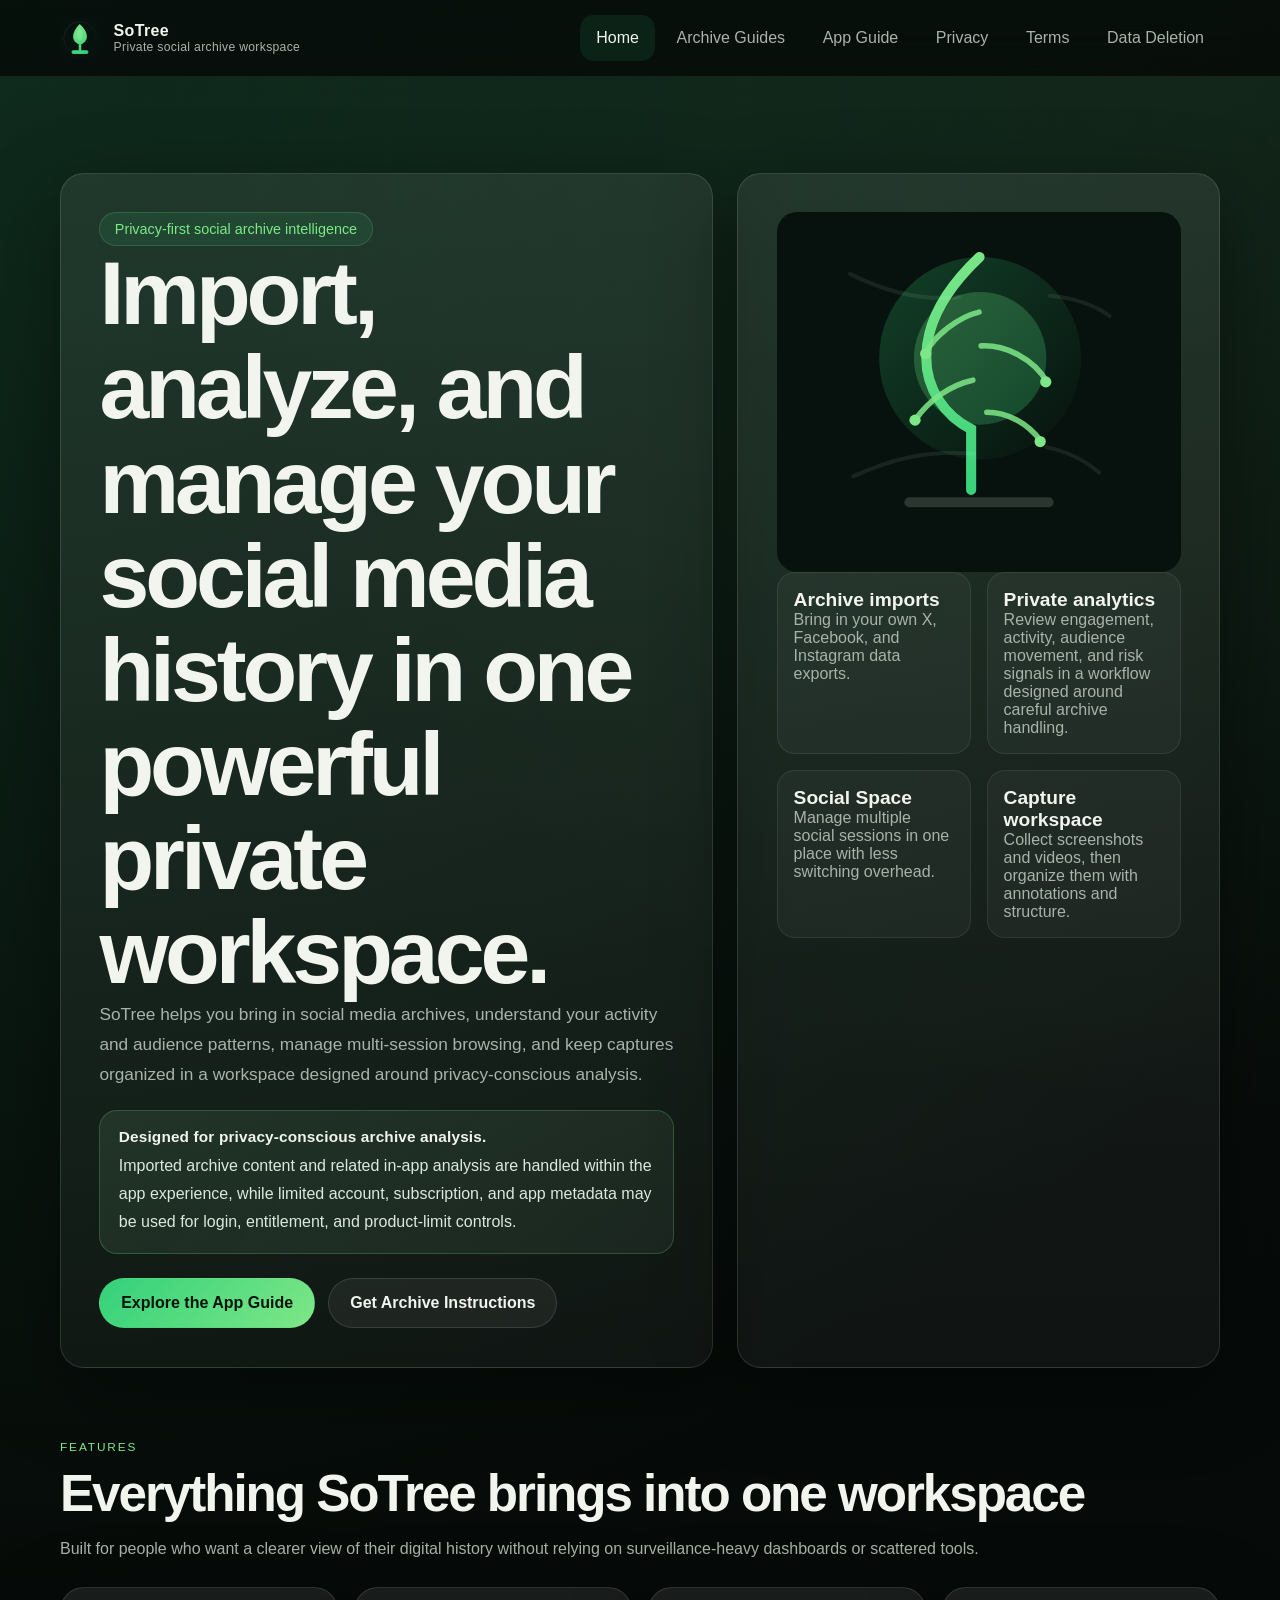
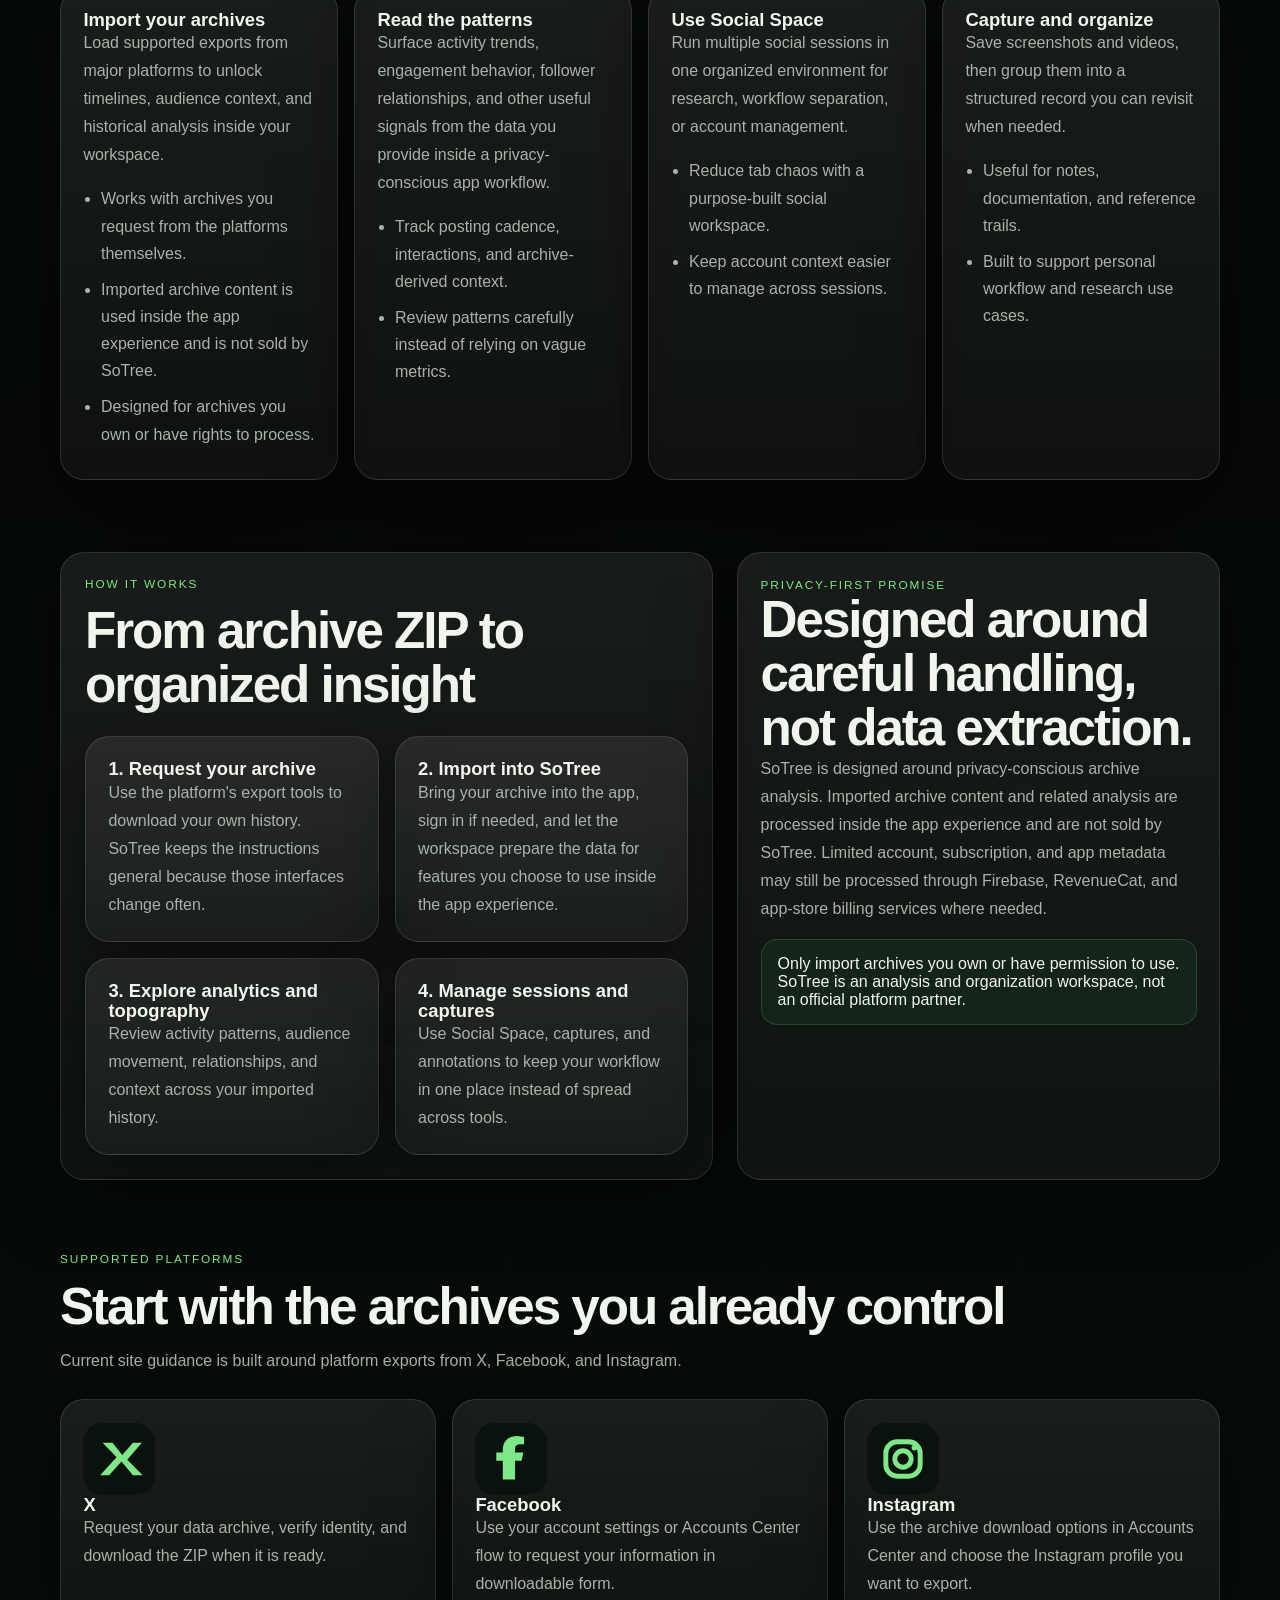
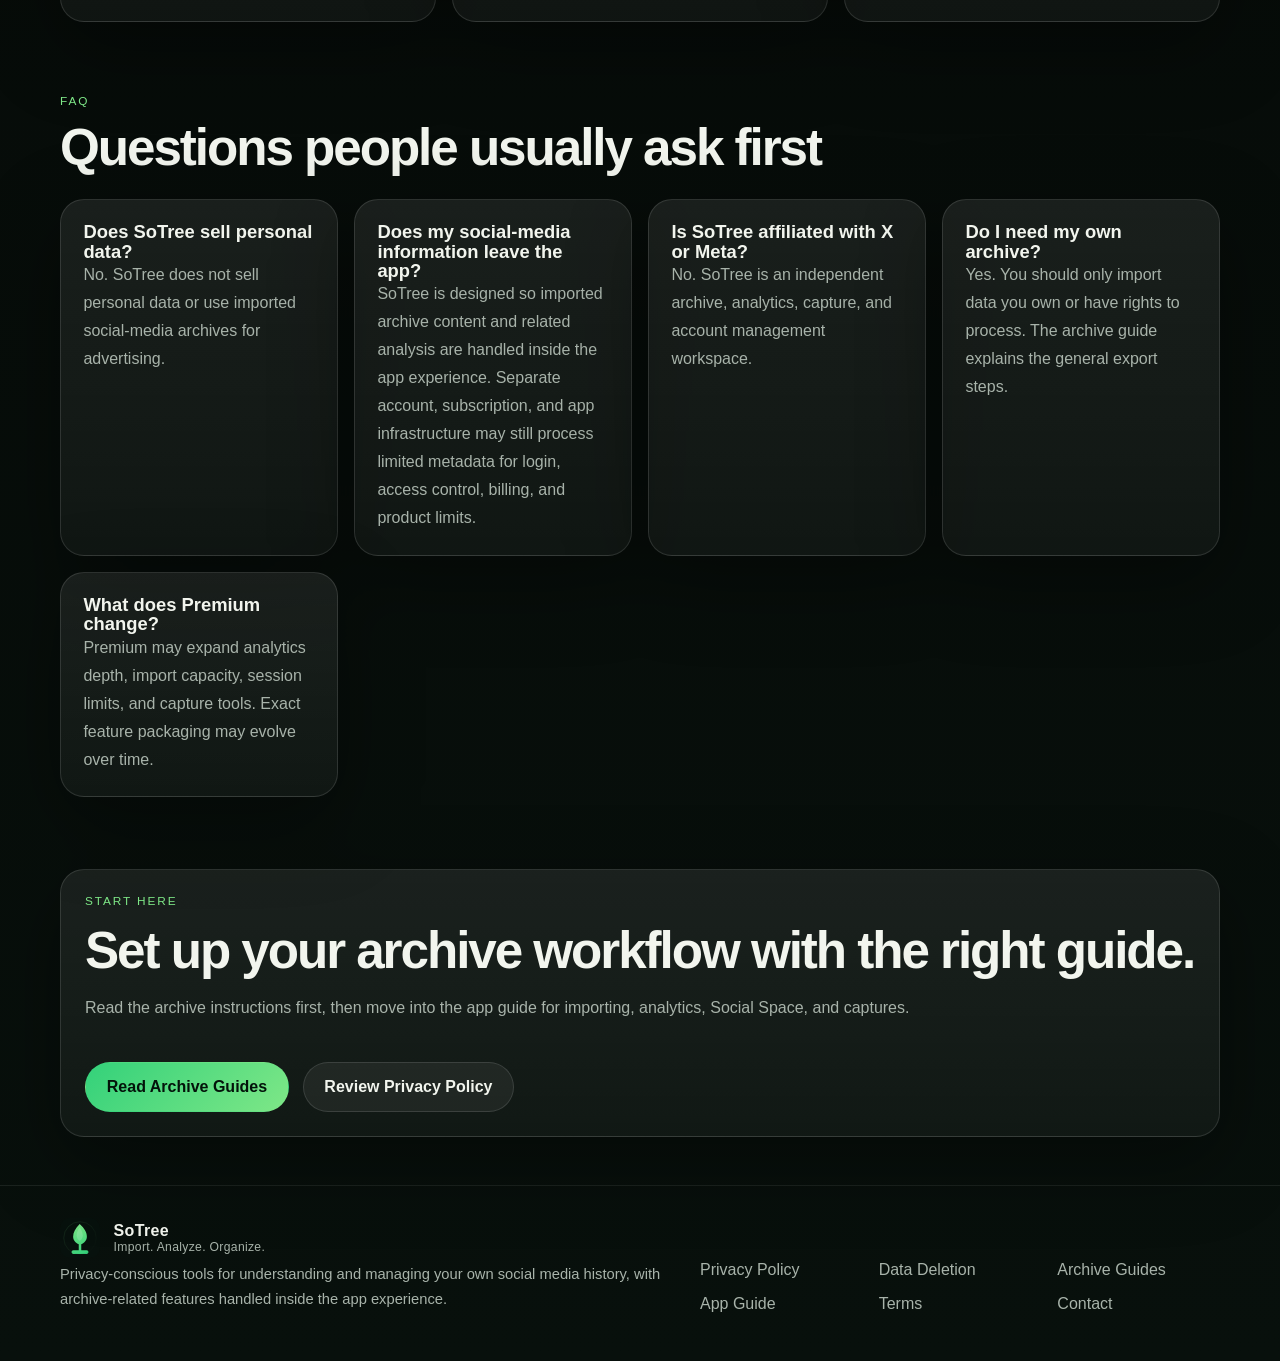
<file: index.html>
<!DOCTYPE html>
<html lang="en">
<head>
  <meta charset="UTF-8">
  <meta name="viewport" content="width=device-width, initial-scale=1.0">
  <title>SoTree | Privacy-Conscious Social Archive Workspace</title>
  <meta name="description" content="Import, analyze, and manage your social media history in a privacy-conscious workspace with SoTree.">
  <meta property="og:title" content="SoTree | Privacy-Conscious Social Archive Workspace">
  <meta property="og:description" content="SoTree is designed for privacy-conscious archive analysis, with archive handling inside the app experience and limited account metadata for access controls.">
  <link rel="icon" type="image/svg+xml" href="assets/img/favicon.svg">
  <link rel="stylesheet" href="assets/css/styles.css">
</head>
<body>
  <header class="site-header">
    <div class="container nav-shell">
      <a class="brand" href="index.html">
        <img src="assets/img/logo.svg" alt="SoTree logo">
        <span class="brand-mark">
          <span>SoTree</span>
          <span class="brand-tag">Private social archive workspace</span>
        </span>
      </a>
      <button class="nav-toggle" type="button" aria-label="Toggle navigation" aria-expanded="false" data-nav-toggle>
        <svg viewBox="0 0 24 24" fill="none" aria-hidden="true"><path d="M4 7h16M4 12h16M4 17h16" stroke="currentColor" stroke-linecap="round" stroke-width="1.8"/></svg>
      </button>
      <nav class="nav-links" aria-label="Primary navigation" data-nav-menu>
        <a href="index.html">Home</a>
        <a href="archive-guides.html">Archive Guides</a>
        <a href="app-guide.html">App Guide</a>
        <a href="privacy.html">Privacy</a>
        <a href="terms.html">Terms</a>
        <a href="data-deletion.html">Data Deletion</a>
      </nav>
    </div>
  </header>

  <main>
    <section class="hero">
      <div class="container hero-grid">
        <div class="hero-copy">
          <span class="eyebrow">Privacy-first social archive intelligence</span>
          <h1>Import, analyze, and manage your social media history in one powerful private workspace.</h1>
          <p class="lead">SoTree helps you bring in social media archives, understand your activity and audience patterns, manage multi-session browsing, and keep captures organized in a workspace designed around privacy-conscious analysis.</p>
          <div class="privacy-emphasis">
            <strong>Designed for privacy-conscious archive analysis.</strong>
            <p>Imported archive content and related in-app analysis are handled within the app experience, while limited account, subscription, and app metadata may be used for login, entitlement, and product-limit controls.</p>
          </div>
          <div class="hero-actions">
            <a class="button button-primary" href="app-guide.html">Explore the App Guide</a>
            <a class="button button-secondary" href="archive-guides.html">Get Archive Instructions</a>
          </div>
        </div>
        <div class="hero-visual panel">
          <img src="assets/img/hero-tree.svg" alt="Abstract digital tree showing branches, nodes, and archive networks">
          <div class="hero-stats">
            <div class="stat-chip">
              <strong>Archive imports</strong>
              <span class="muted">Bring in your own X, Facebook, and Instagram data exports.</span>
            </div>
            <div class="stat-chip">
              <strong>Private analytics</strong>
              <span class="muted">Review engagement, activity, audience movement, and risk signals in a workflow designed around careful archive handling.</span>
            </div>
            <div class="stat-chip">
              <strong>Social Space</strong>
              <span class="muted">Manage multiple social sessions in one place with less switching overhead.</span>
            </div>
            <div class="stat-chip">
              <strong>Capture workspace</strong>
              <span class="muted">Collect screenshots and videos, then organize them with annotations and structure.</span>
            </div>
          </div>
        </div>
      </div>
    </section>

    <section>
      <div class="container">
        <div class="section-head">
          <span class="kicker">Features</span>
          <h2>Everything SoTree brings into one workspace</h2>
          <p>Built for people who want a clearer view of their digital history without relying on surveillance-heavy dashboards or scattered tools.</p>
        </div>
        <div class="card-grid">
          <article class="feature-card">
            <h3>Import your archives</h3>
            <p>Load supported exports from major platforms to unlock timelines, audience context, and historical analysis inside your workspace.</p>
            <ul>
              <li>Works with archives you request from the platforms themselves.</li>
              <li>Imported archive content is used inside the app experience and is not sold by SoTree.</li>
              <li>Designed for archives you own or have rights to process.</li>
            </ul>
          </article>
          <article class="feature-card">
            <h3>Read the patterns</h3>
            <p>Surface activity trends, engagement behavior, follower relationships, and other useful signals from the data you provide inside a privacy-conscious app workflow.</p>
            <ul>
              <li>Track posting cadence, interactions, and archive-derived context.</li>
              <li>Review patterns carefully instead of relying on vague metrics.</li>
            </ul>
          </article>
          <article class="feature-card">
            <h3>Use Social Space</h3>
            <p>Run multiple social sessions in one organized environment for research, workflow separation, or account management.</p>
            <ul>
              <li>Reduce tab chaos with a purpose-built social workspace.</li>
              <li>Keep account context easier to manage across sessions.</li>
            </ul>
          </article>
          <article class="feature-card">
            <h3>Capture and organize</h3>
            <p>Save screenshots and videos, then group them into a structured record you can revisit when needed.</p>
            <ul>
              <li>Useful for notes, documentation, and reference trails.</li>
              <li>Built to support personal workflow and research use cases.</li>
            </ul>
          </article>
        </div>
      </div>
    </section>

    <section>
      <div class="container split-grid">
        <div class="visual-panel panel">
          <div class="section-head">
            <span class="kicker">How It Works</span>
            <h2>From archive ZIP to organized insight</h2>
          </div>
          <div class="card-grid">
            <article class="step-card">
              <h3>1. Request your archive</h3>
              <p>Use the platform's export tools to download your own history. SoTree keeps the instructions general because those interfaces change often.</p>
            </article>
            <article class="step-card">
              <h3>2. Import into SoTree</h3>
              <p>Bring your archive into the app, sign in if needed, and let the workspace prepare the data for features you choose to use inside the app experience.</p>
            </article>
            <article class="step-card">
              <h3>3. Explore analytics and topography</h3>
              <p>Review activity patterns, audience movement, relationships, and context across your imported history.</p>
            </article>
            <article class="step-card">
              <h3>4. Manage sessions and captures</h3>
              <p>Use Social Space, captures, and annotations to keep your workflow in one place instead of spread across tools.</p>
            </article>
          </div>
        </div>
        <div class="policy-card">
          <span class="kicker">Privacy-First Promise</span>
          <h2>Designed around careful handling, not data extraction.</h2>
          <p>SoTree is designed around privacy-conscious archive analysis. Imported archive content and related analysis are processed inside the app experience and are not sold by SoTree. Limited account, subscription, and app metadata may still be processed through Firebase, RevenueCat, and app-store billing services where needed.</p>
          <div class="inline-note">Only import archives you own or have permission to use. SoTree is an analysis and organization workspace, not an official platform partner.</div>
        </div>
      </div>
    </section>

    <section>
      <div class="container">
        <div class="section-head">
          <span class="kicker">Supported Platforms</span>
          <h2>Start with the archives you already control</h2>
          <p>Current site guidance is built around platform exports from X, Facebook, and Instagram.</p>
        </div>
        <div class="platform-grid">
          <article class="platform-card">
            <img src="assets/img/platform-x.svg" alt="X platform icon" width="72" height="72">
            <h3>X</h3>
            <p>Request your data archive, verify identity, and download the ZIP when it is ready.</p>
          </article>
          <article class="platform-card">
            <img src="assets/img/platform-facebook.svg" alt="Facebook platform icon" width="72" height="72">
            <h3>Facebook</h3>
            <p>Use your account settings or Accounts Center flow to request your information in downloadable form.</p>
          </article>
          <article class="platform-card">
            <img src="assets/img/platform-instagram.svg" alt="Instagram platform icon" width="72" height="72">
            <h3>Instagram</h3>
            <p>Use the archive download options in Accounts Center and choose the Instagram profile you want to export.</p>
          </article>
        </div>
      </div>
    </section>

    <section>
      <div class="container">
        <div class="section-head">
          <span class="kicker">FAQ</span>
          <h2>Questions people usually ask first</h2>
        </div>
        <div class="faq-grid">
          <article class="faq-item">
            <h3>Does SoTree sell personal data?</h3>
            <p>No. SoTree does not sell personal data or use imported social-media archives for advertising.</p>
          </article>
          <article class="faq-item">
            <h3>Does my social-media information leave the app?</h3>
            <p>SoTree is designed so imported archive content and related analysis are handled inside the app experience. Separate account, subscription, and app infrastructure may still process limited metadata for login, access control, billing, and product limits.</p>
          </article>
          <article class="faq-item">
            <h3>Is SoTree affiliated with X or Meta?</h3>
            <p>No. SoTree is an independent archive, analytics, capture, and account management workspace.</p>
          </article>
          <article class="faq-item">
            <h3>Do I need my own archive?</h3>
            <p>Yes. You should only import data you own or have rights to process. The archive guide explains the general export steps.</p>
          </article>
          <article class="faq-item">
            <h3>What does Premium change?</h3>
            <p>Premium may expand analytics depth, import capacity, session limits, and capture tools. Exact feature packaging may evolve over time.</p>
          </article>
        </div>
      </div>
    </section>

    <section>
      <div class="container cta-band panel">
        <span class="kicker">Start Here</span>
        <h2>Set up your archive workflow with the right guide.</h2>
        <p>Read the archive instructions first, then move into the app guide for importing, analytics, Social Space, and captures.</p>
        <div class="hero-actions">
          <a class="button button-primary" href="archive-guides.html">Read Archive Guides</a>
          <a class="button button-secondary" href="privacy.html">Review Privacy Policy</a>
        </div>
      </div>
    </section>
  </main>

  <footer class="site-footer">
    <div class="container footer-grid">
      <div>
        <a class="brand" href="index.html">
          <img src="assets/img/logo.svg" alt="SoTree logo">
          <span class="brand-mark">
            <span>SoTree</span>
            <span class="brand-tag">Import. Analyze. Organize.</span>
          </span>
        </a>
        <p class="footer-note">Privacy-conscious tools for understanding and managing your own social media history, with archive-related features handled inside the app experience.</p>
      </div>
      <div class="footer-links">
        <a href="privacy.html">Privacy Policy</a>
        <a href="data-deletion.html">Data Deletion</a>
        <a href="archive-guides.html">Archive Guides</a>
        <a href="app-guide.html">App Guide</a>
        <a href="terms.html">Terms</a>
        <a href="mailto:alaka.softwares@gmail.com">Contact</a>
      </div>
    </div>
  </footer>
  <script src="assets/js/main.js"></script>
</body>
</html>
</file>
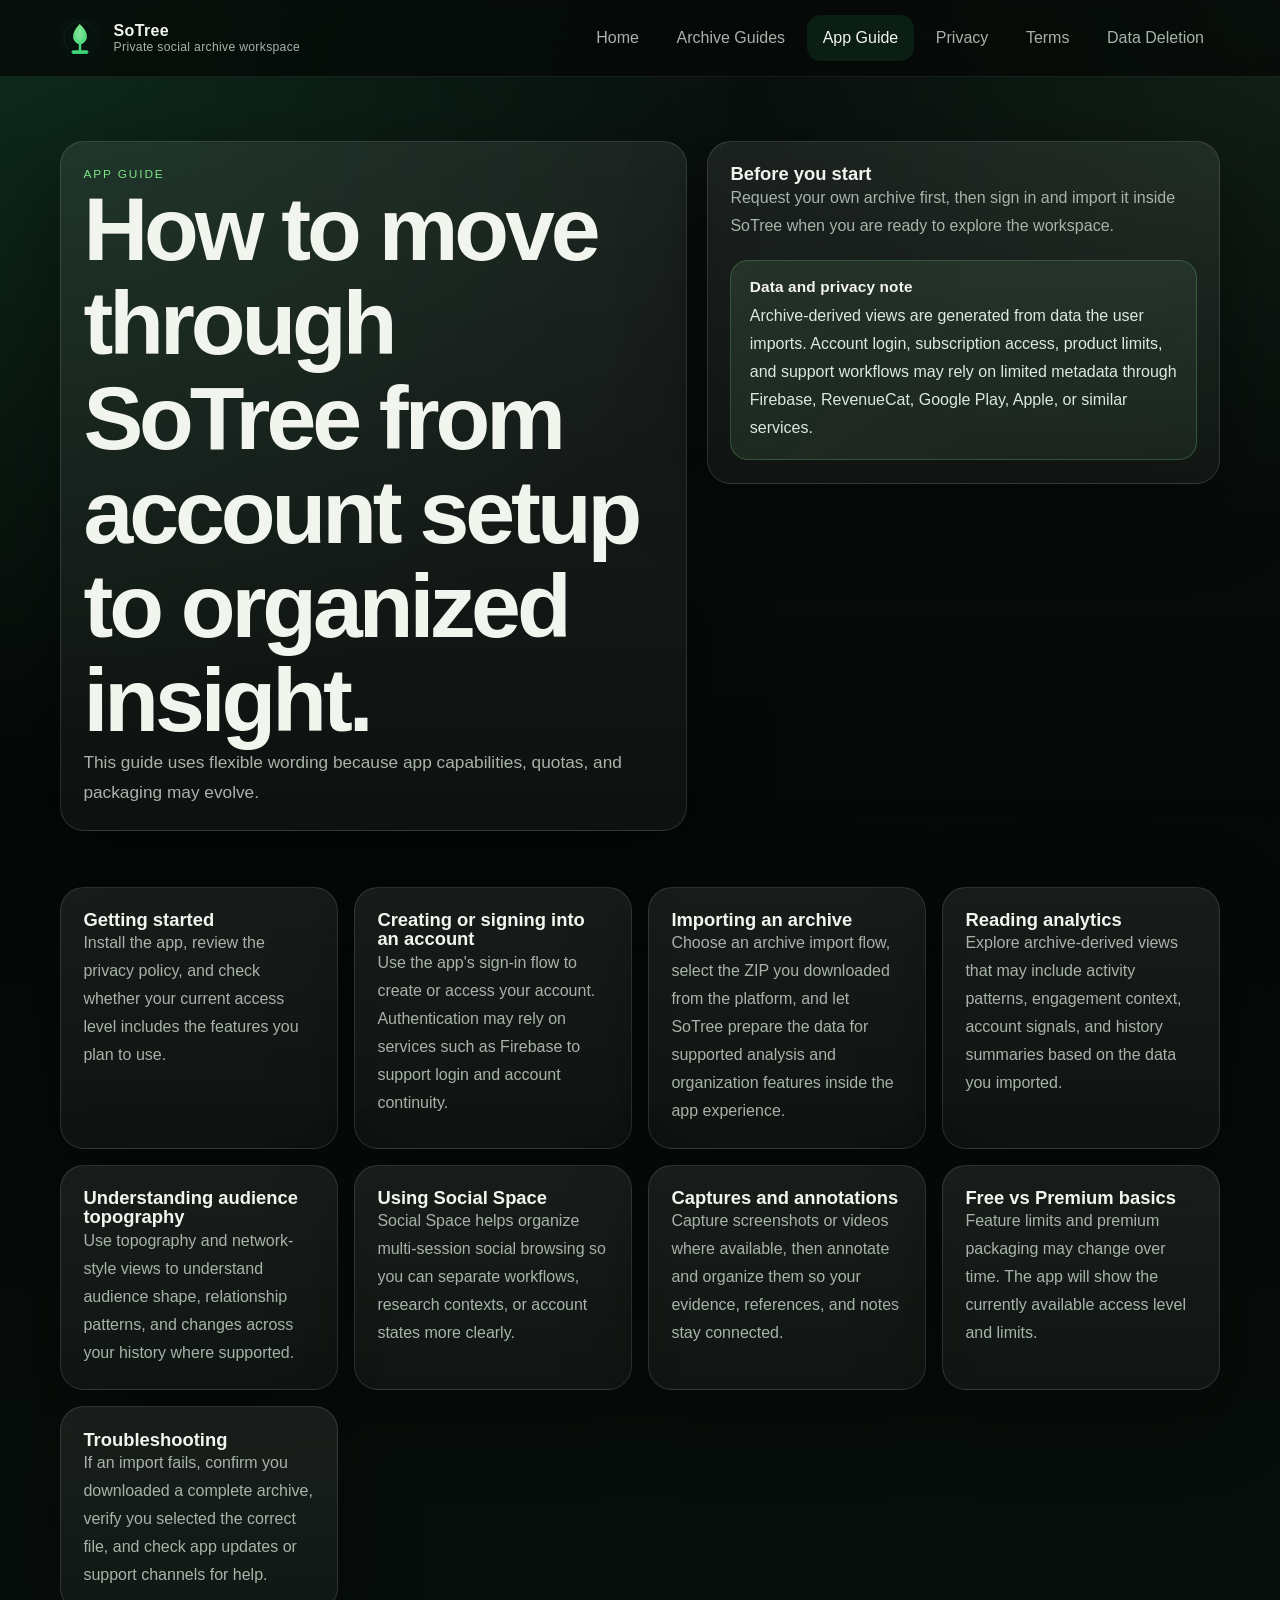
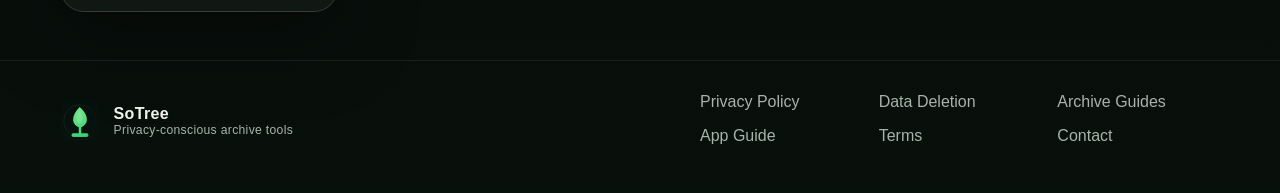
<file: app-guide.html>
<!DOCTYPE html>
<html lang="en">
<head>
  <meta charset="UTF-8">
  <meta name="viewport" content="width=device-width, initial-scale=1.0">
  <title>SoTree App Guide</title>
  <meta name="description" content="Learn how to get started with SoTree, import archives, review analytics, and understand account, subscription, and privacy-related app workflows.">
  <meta property="og:title" content="SoTree App Guide">
  <meta property="og:description" content="A practical guide for importing archives, reviewing analytics, and understanding access, limits, and privacy-related app workflows in SoTree.">
  <link rel="icon" type="image/svg+xml" href="assets/img/favicon.svg">
  <link rel="stylesheet" href="assets/css/styles.css">
</head>
<body>
  <header class="site-header">
    <div class="container nav-shell">
      <a class="brand" href="index.html"><img src="assets/img/logo.svg" alt="SoTree logo"><span class="brand-mark"><span>SoTree</span><span class="brand-tag">Private social archive workspace</span></span></a>
      <button class="nav-toggle" type="button" aria-label="Toggle navigation" aria-expanded="false" data-nav-toggle><svg viewBox="0 0 24 24" fill="none" aria-hidden="true"><path d="M4 7h16M4 12h16M4 17h16" stroke="currentColor" stroke-linecap="round" stroke-width="1.8"/></svg></button>
      <nav class="nav-links" aria-label="Primary navigation" data-nav-menu>
        <a href="index.html">Home</a><a href="archive-guides.html">Archive Guides</a><a href="app-guide.html">App Guide</a><a href="privacy.html">Privacy</a><a href="terms.html">Terms</a><a href="data-deletion.html">Data Deletion</a>
      </nav>
    </div>
  </header>
  <main>
    <section class="page-hero">
      <div class="container policy-layout">
        <div class="policy-card">
          <span class="kicker">App Guide</span>
          <h1>How to move through SoTree from account setup to organized insight.</h1>
          <p class="lead">This guide uses flexible wording because app capabilities, quotas, and packaging may evolve.</p>
        </div>
        <div class="policy-card">
          <h3>Before you start</h3>
          <p>Request your own archive first, then sign in and import it inside SoTree when you are ready to explore the workspace.</p>
          <div class="privacy-emphasis">
            <strong>Data and privacy note</strong>
            <p>Archive-derived views are generated from data the user imports. Account login, subscription access, product limits, and support workflows may rely on limited metadata through Firebase, RevenueCat, Google Play, Apple, or similar services.</p>
          </div>
        </div>
      </div>
    </section>
    <section>
      <div class="container card-grid">
        <article class="policy-card"><h3>Getting started</h3><p>Install the app, review the privacy policy, and check whether your current access level includes the features you plan to use.</p></article>
        <article class="policy-card"><h3>Creating or signing into an account</h3><p>Use the app's sign-in flow to create or access your account. Authentication may rely on services such as Firebase to support login and account continuity.</p></article>
        <article class="policy-card"><h3>Importing an archive</h3><p>Choose an archive import flow, select the ZIP you downloaded from the platform, and let SoTree prepare the data for supported analysis and organization features inside the app experience.</p></article>
        <article class="policy-card"><h3>Reading analytics</h3><p>Explore archive-derived views that may include activity patterns, engagement context, account signals, and history summaries based on the data you imported.</p></article>
        <article class="policy-card"><h3>Understanding audience topography</h3><p>Use topography and network-style views to understand audience shape, relationship patterns, and changes across your history where supported.</p></article>
        <article class="policy-card"><h3>Using Social Space</h3><p>Social Space helps organize multi-session social browsing so you can separate workflows, research contexts, or account states more clearly.</p></article>
        <article class="policy-card"><h3>Captures and annotations</h3><p>Capture screenshots or videos where available, then annotate and organize them so your evidence, references, and notes stay connected.</p></article>
        <article class="policy-card"><h3>Free vs Premium basics</h3><p>Feature limits and premium packaging may change over time. The app will show the currently available access level and limits.</p></article>
        <article class="policy-card"><h3>Troubleshooting</h3><p>If an import fails, confirm you downloaded a complete archive, verify you selected the correct file, and check app updates or support channels for help.</p></article>
      </div>
    </section>
  </main>
  <footer class="site-footer">
    <div class="container footer-grid">
      <div><a class="brand" href="index.html"><img src="assets/img/logo.svg" alt="SoTree logo"><span class="brand-mark"><span>SoTree</span><span class="brand-tag">Privacy-conscious archive tools</span></span></a></div>
      <div class="footer-links"><a href="privacy.html">Privacy Policy</a><a href="data-deletion.html">Data Deletion</a><a href="archive-guides.html">Archive Guides</a><a href="app-guide.html">App Guide</a><a href="terms.html">Terms</a><a href="mailto:alaka.softwares@gmail.com">Contact</a></div>
    </div>
  </footer>
  <script src="assets/js/main.js"></script>
</body>
</html>
</file>
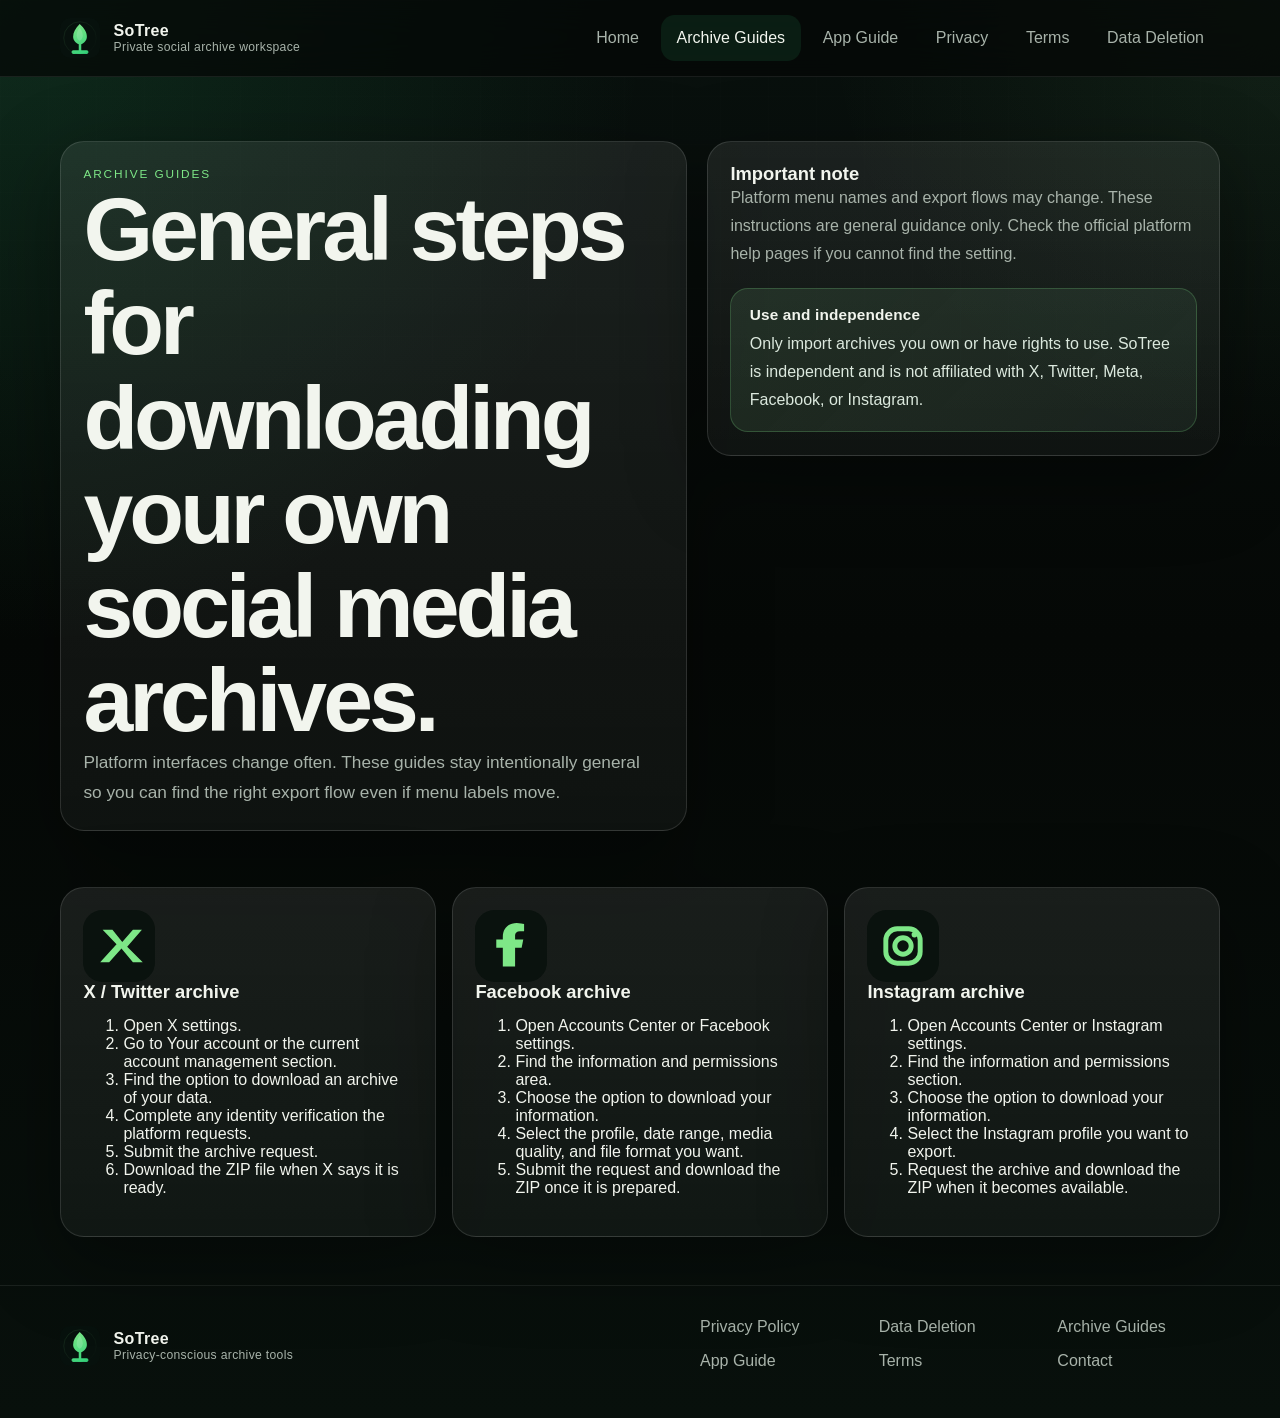
<file: archive-guides.html>
<!DOCTYPE html>
<html lang="en">
<head>
  <meta charset="UTF-8">
  <meta name="viewport" content="width=device-width, initial-scale=1.0">
  <title>SoTree Archive Guides</title>
  <meta name="description" content="General archive download steps for X, Facebook, and Instagram before importing into SoTree, with independence and usage disclaimers.">
  <meta property="og:title" content="SoTree Archive Guides">
  <meta property="og:description" content="General guidance for requesting supported platform archives before importing them into SoTree.">
  <link rel="icon" type="image/svg+xml" href="assets/img/favicon.svg">
  <link rel="stylesheet" href="assets/css/styles.css">
</head>
<body>
  <header class="site-header">
    <div class="container nav-shell">
      <a class="brand" href="index.html"><img src="assets/img/logo.svg" alt="SoTree logo"><span class="brand-mark"><span>SoTree</span><span class="brand-tag">Private social archive workspace</span></span></a>
      <button class="nav-toggle" type="button" aria-label="Toggle navigation" aria-expanded="false" data-nav-toggle><svg viewBox="0 0 24 24" fill="none" aria-hidden="true"><path d="M4 7h16M4 12h16M4 17h16" stroke="currentColor" stroke-linecap="round" stroke-width="1.8"/></svg></button>
      <nav class="nav-links" aria-label="Primary navigation" data-nav-menu>
        <a href="index.html">Home</a><a href="archive-guides.html">Archive Guides</a><a href="app-guide.html">App Guide</a><a href="privacy.html">Privacy</a><a href="terms.html">Terms</a><a href="data-deletion.html">Data Deletion</a>
      </nav>
    </div>
  </header>
  <main>
    <section class="page-hero">
      <div class="container policy-layout">
        <div class="policy-card">
          <span class="kicker">Archive Guides</span>
          <h1>General steps for downloading your own social media archives.</h1>
          <p class="lead">Platform interfaces change often. These guides stay intentionally general so you can find the right export flow even if menu labels move.</p>
        </div>
        <div class="policy-card">
          <h3>Important note</h3>
          <p>Platform menu names and export flows may change. These instructions are general guidance only. Check the official platform help pages if you cannot find the setting.</p>
          <div class="privacy-emphasis">
            <strong>Use and independence</strong>
            <p>Only import archives you own or have rights to use. SoTree is independent and is not affiliated with X, Twitter, Meta, Facebook, or Instagram.</p>
          </div>
        </div>
      </div>
    </section>
    <section>
      <div class="container card-grid">
        <article class="platform-card">
          <img src="assets/img/platform-x.svg" alt="X platform icon" width="72" height="72">
          <h3>X / Twitter archive</h3>
          <ol>
            <li>Open X settings.</li>
            <li>Go to Your account or the current account management section.</li>
            <li>Find the option to download an archive of your data.</li>
            <li>Complete any identity verification the platform requests.</li>
            <li>Submit the archive request.</li>
            <li>Download the ZIP file when X says it is ready.</li>
          </ol>
        </article>
        <article class="platform-card">
          <img src="assets/img/platform-facebook.svg" alt="Facebook platform icon" width="72" height="72">
          <h3>Facebook archive</h3>
          <ol>
            <li>Open Accounts Center or Facebook settings.</li>
            <li>Find the information and permissions area.</li>
            <li>Choose the option to download your information.</li>
            <li>Select the profile, date range, media quality, and file format you want.</li>
            <li>Submit the request and download the ZIP once it is prepared.</li>
          </ol>
        </article>
        <article class="platform-card">
          <img src="assets/img/platform-instagram.svg" alt="Instagram platform icon" width="72" height="72">
          <h3>Instagram archive</h3>
          <ol>
            <li>Open Accounts Center or Instagram settings.</li>
            <li>Find the information and permissions section.</li>
            <li>Choose the option to download your information.</li>
            <li>Select the Instagram profile you want to export.</li>
            <li>Request the archive and download the ZIP when it becomes available.</li>
          </ol>
        </article>
      </div>
    </section>
  </main>
  <footer class="site-footer">
    <div class="container footer-grid">
      <div><a class="brand" href="index.html"><img src="assets/img/logo.svg" alt="SoTree logo"><span class="brand-mark"><span>SoTree</span><span class="brand-tag">Privacy-conscious archive tools</span></span></a></div>
      <div class="footer-links"><a href="privacy.html">Privacy Policy</a><a href="data-deletion.html">Data Deletion</a><a href="archive-guides.html">Archive Guides</a><a href="app-guide.html">App Guide</a><a href="terms.html">Terms</a><a href="mailto:alaka.softwares@gmail.com">Contact</a></div>
    </div>
  </footer>
  <script src="assets/js/main.js"></script>
</body>
</html>
</file>
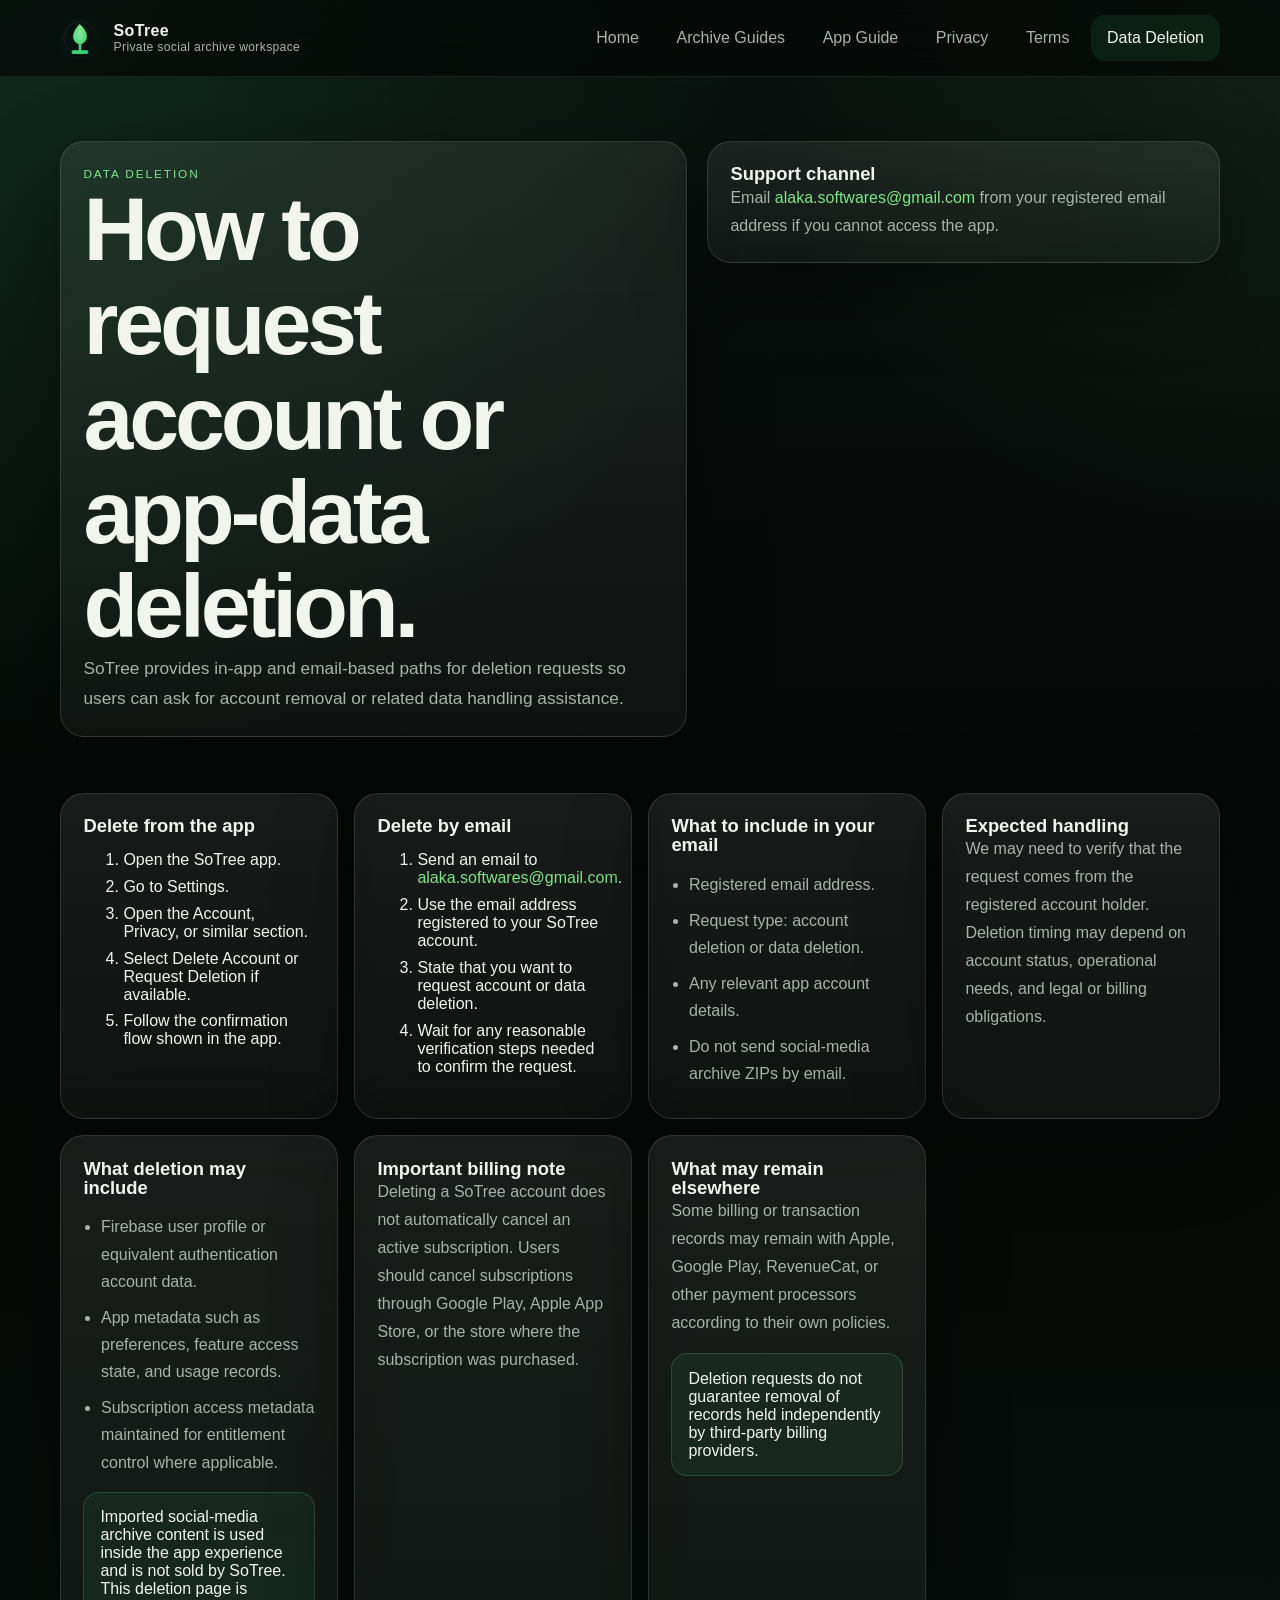
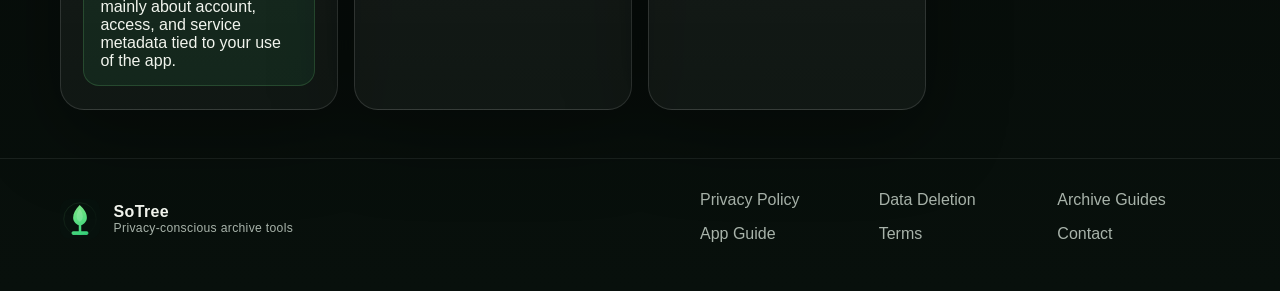
<file: data-deletion.html>
<!DOCTYPE html>
<html lang="en">
<head>
  <meta charset="UTF-8">
  <meta name="viewport" content="width=device-width, initial-scale=1.0">
  <title>SoTree Data Deletion</title>
  <meta name="description" content="Learn how to request SoTree account or data deletion, what to include, expected handling, and subscription-related billing notes.">
  <meta property="og:title" content="SoTree Data Deletion">
  <meta property="og:description" content="Clear deletion instructions for SoTree accounts and service metadata, including billing and verification notes.">
  <link rel="icon" type="image/svg+xml" href="assets/img/favicon.svg">
  <link rel="stylesheet" href="assets/css/styles.css">
</head>
<body>
  <header class="site-header">
    <div class="container nav-shell">
      <a class="brand" href="index.html"><img src="assets/img/logo.svg" alt="SoTree logo"><span class="brand-mark"><span>SoTree</span><span class="brand-tag">Private social archive workspace</span></span></a>
      <button class="nav-toggle" type="button" aria-label="Toggle navigation" aria-expanded="false" data-nav-toggle><svg viewBox="0 0 24 24" fill="none" aria-hidden="true"><path d="M4 7h16M4 12h16M4 17h16" stroke="currentColor" stroke-linecap="round" stroke-width="1.8"/></svg></button>
      <nav class="nav-links" aria-label="Primary navigation" data-nav-menu>
        <a href="index.html">Home</a><a href="archive-guides.html">Archive Guides</a><a href="app-guide.html">App Guide</a><a href="privacy.html">Privacy</a><a href="terms.html">Terms</a><a href="data-deletion.html">Data Deletion</a>
      </nav>
    </div>
  </header>
  <main>
    <section class="page-hero">
      <div class="container policy-layout">
        <div class="policy-card">
          <span class="kicker">Data Deletion</span>
          <h1>How to request account or app-data deletion.</h1>
          <p class="lead">SoTree provides in-app and email-based paths for deletion requests so users can ask for account removal or related data handling assistance.</p>
        </div>
        <div class="policy-card">
          <h3>Support channel</h3>
          <p>Email <a href="mailto:alaka.softwares@gmail.com">alaka.softwares@gmail.com</a> from your registered email address if you cannot access the app.</p>
        </div>
      </div>
    </section>
    <section>
      <div class="container card-grid">
        <article class="policy-card">
          <h3>Delete from the app</h3>
          <ol>
            <li>Open the SoTree app.</li>
            <li>Go to Settings.</li>
            <li>Open the Account, Privacy, or similar section.</li>
            <li>Select Delete Account or Request Deletion if available.</li>
            <li>Follow the confirmation flow shown in the app.</li>
          </ol>
        </article>
        <article class="policy-card">
          <h3>Delete by email</h3>
          <ol>
            <li>Send an email to <a href="mailto:alaka.softwares@gmail.com">alaka.softwares@gmail.com</a>.</li>
            <li>Use the email address registered to your SoTree account.</li>
            <li>State that you want to request account or data deletion.</li>
            <li>Wait for any reasonable verification steps needed to confirm the request.</li>
          </ol>
        </article>
        <article class="policy-card">
          <h3>What to include in your email</h3>
          <ul>
            <li>Registered email address.</li>
            <li>Request type: account deletion or data deletion.</li>
            <li>Any relevant app account details.</li>
            <li>Do not send social-media archive ZIPs by email.</li>
          </ul>
        </article>
        <article class="policy-card">
          <h3>Expected handling</h3>
          <p>We may need to verify that the request comes from the registered account holder. Deletion timing may depend on account status, operational needs, and legal or billing obligations.</p>
        </article>
        <article class="policy-card">
          <h3>What deletion may include</h3>
          <ul>
            <li>Firebase user profile or equivalent authentication account data.</li>
            <li>App metadata such as preferences, feature access state, and usage records.</li>
            <li>Subscription access metadata maintained for entitlement control where applicable.</li>
          </ul>
          <div class="inline-note">Imported social-media archive content is used inside the app experience and is not sold by SoTree. This deletion page is mainly about account, access, and service metadata tied to your use of the app.</div>
        </article>
        <article class="policy-card">
          <h3>Important billing note</h3>
          <p>Deleting a SoTree account does not automatically cancel an active subscription. Users should cancel subscriptions through Google Play, Apple App Store, or the store where the subscription was purchased.</p>
        </article>
        <article class="policy-card">
          <h3>What may remain elsewhere</h3>
          <p>Some billing or transaction records may remain with Apple, Google Play, RevenueCat, or other payment processors according to their own policies.</p>
          <div class="inline-note">Deletion requests do not guarantee removal of records held independently by third-party billing providers.</div>
        </article>
      </div>
    </section>
  </main>
  <footer class="site-footer">
    <div class="container footer-grid">
      <div><a class="brand" href="index.html"><img src="assets/img/logo.svg" alt="SoTree logo"><span class="brand-mark"><span>SoTree</span><span class="brand-tag">Privacy-conscious archive tools</span></span></a></div>
      <div class="footer-links"><a href="privacy.html">Privacy Policy</a><a href="data-deletion.html">Data Deletion</a><a href="archive-guides.html">Archive Guides</a><a href="app-guide.html">App Guide</a><a href="terms.html">Terms</a><a href="mailto:alaka.softwares@gmail.com">Contact</a></div>
    </div>
  </footer>
  <script src="assets/js/main.js"></script>
</body>
</html>
</file>
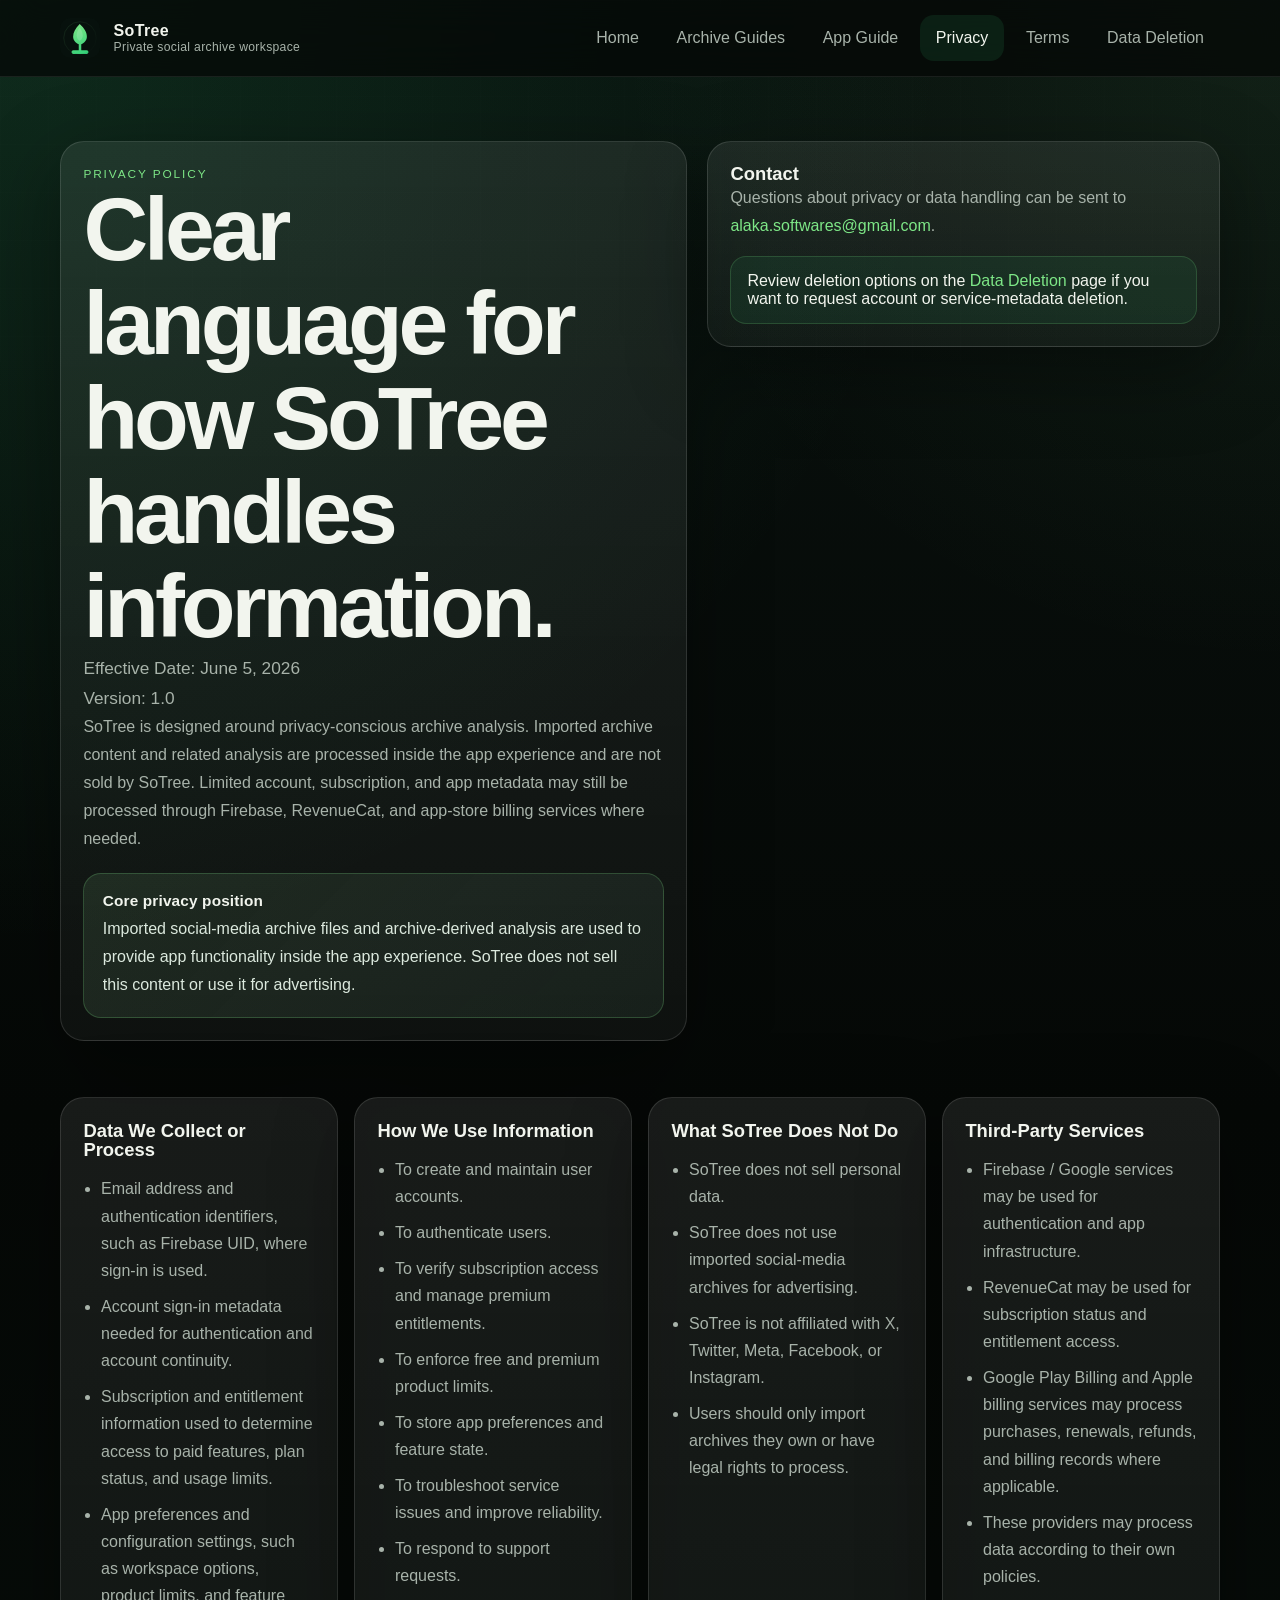
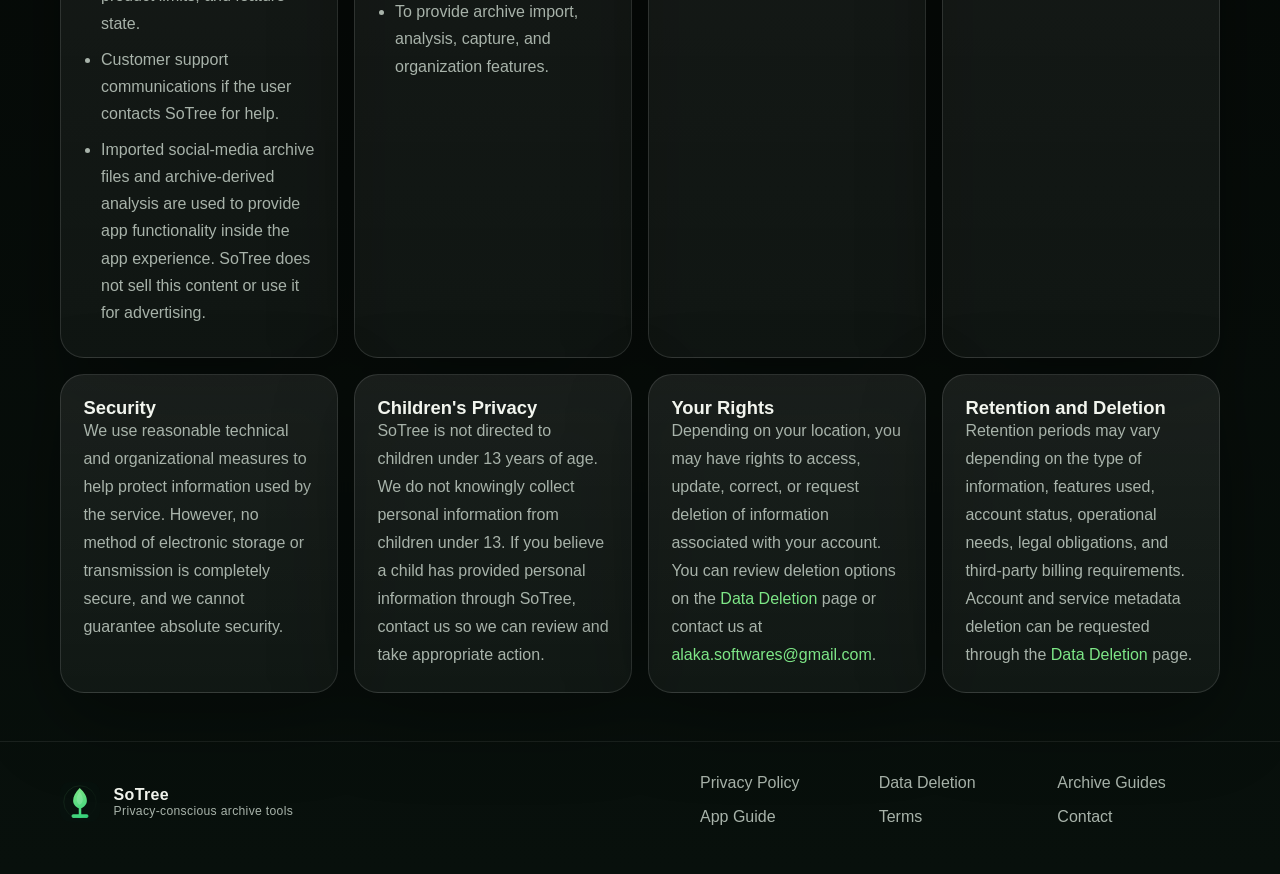
<file: privacy.html>
<!DOCTYPE html>
<html lang="en">
<head>
  <meta charset="UTF-8">
  <meta name="viewport" content="width=device-width, initial-scale=1.0">
  <title>SoTree Privacy Policy</title>
  <meta name="description" content="Read the SoTree Privacy Policy, including data categories, third-party services, deletion options, and privacy-conscious archive handling.">
  <meta property="og:title" content="SoTree Privacy Policy">
  <meta property="og:description" content="Learn what SoTree collects or processes, what it does not do, and how account, billing, and archive-related data are handled.">
  <link rel="icon" type="image/svg+xml" href="assets/img/favicon.svg">
  <link rel="stylesheet" href="assets/css/styles.css">
</head>
<body>
  <header class="site-header">
    <div class="container nav-shell">
      <a class="brand" href="index.html"><img src="assets/img/logo.svg" alt="SoTree logo"><span class="brand-mark"><span>SoTree</span><span class="brand-tag">Private social archive workspace</span></span></a>
      <button class="nav-toggle" type="button" aria-label="Toggle navigation" aria-expanded="false" data-nav-toggle><svg viewBox="0 0 24 24" fill="none" aria-hidden="true"><path d="M4 7h16M4 12h16M4 17h16" stroke="currentColor" stroke-linecap="round" stroke-width="1.8"/></svg></button>
      <nav class="nav-links" aria-label="Primary navigation" data-nav-menu>
        <a href="index.html">Home</a><a href="archive-guides.html">Archive Guides</a><a href="app-guide.html">App Guide</a><a href="privacy.html">Privacy</a><a href="terms.html">Terms</a><a href="data-deletion.html">Data Deletion</a>
      </nav>
    </div>
  </header>
  <main>
    <section class="page-hero">
      <div class="container policy-layout">
        <div class="policy-card">
          <span class="kicker">Privacy Policy</span>
          <h1>Clear language for how SoTree handles information.</h1>
          <p class="lead">Effective Date: June 5, 2026<br>Version: 1.0</p>
          <p>SoTree is designed around privacy-conscious archive analysis. Imported archive content and related analysis are processed inside the app experience and are not sold by SoTree. Limited account, subscription, and app metadata may still be processed through Firebase, RevenueCat, and app-store billing services where needed.</p>
          <div class="privacy-emphasis">
            <strong>Core privacy position</strong>
            <p>Imported social-media archive files and archive-derived analysis are used to provide app functionality inside the app experience. SoTree does not sell this content or use it for advertising.</p>
          </div>
        </div>
        <div class="policy-card">
          <h3>Contact</h3>
          <p>Questions about privacy or data handling can be sent to <a href="mailto:alaka.softwares@gmail.com">alaka.softwares@gmail.com</a>.</p>
          <div class="inline-note">Review deletion options on the <a href="data-deletion.html">Data Deletion</a> page if you want to request account or service-metadata deletion.</div>
        </div>
      </div>
    </section>

    <section>
      <div class="container card-grid">
        <article class="policy-card">
          <h3>Data We Collect or Process</h3>
          <ul>
            <li>Email address and authentication identifiers, such as Firebase UID, where sign-in is used.</li>
            <li>Account sign-in metadata needed for authentication and account continuity.</li>
            <li>Subscription and entitlement information used to determine access to paid features, plan status, and usage limits.</li>
            <li>App preferences and configuration settings, such as workspace options, product limits, and feature state.</li>
            <li>Customer support communications if the user contacts SoTree for help.</li>
            <li>Imported social-media archive files and archive-derived analysis are used to provide app functionality inside the app experience. SoTree does not sell this content or use it for advertising.</li>
          </ul>
        </article>
        <article class="policy-card">
          <h3>How We Use Information</h3>
          <ul>
            <li>To create and maintain user accounts.</li>
            <li>To authenticate users.</li>
            <li>To verify subscription access and manage premium entitlements.</li>
            <li>To enforce free and premium product limits.</li>
            <li>To store app preferences and feature state.</li>
            <li>To troubleshoot service issues and improve reliability.</li>
            <li>To respond to support requests.</li>
            <li>To provide archive import, analysis, capture, and organization features.</li>
          </ul>
        </article>
        <article class="policy-card">
          <h3>What SoTree Does Not Do</h3>
          <ul>
            <li>SoTree does not sell personal data.</li>
            <li>SoTree does not use imported social-media archives for advertising.</li>
            <li>SoTree is not affiliated with X, Twitter, Meta, Facebook, or Instagram.</li>
            <li>Users should only import archives they own or have legal rights to process.</li>
          </ul>
        </article>
        <article class="policy-card">
          <h3>Third-Party Services</h3>
          <ul>
            <li>Firebase / Google services may be used for authentication and app infrastructure.</li>
            <li>RevenueCat may be used for subscription status and entitlement access.</li>
            <li>Google Play Billing and Apple billing services may process purchases, renewals, refunds, and billing records where applicable.</li>
            <li>These providers may process data according to their own policies.</li>
          </ul>
        </article>
        <article class="policy-card">
          <h3>Security</h3>
          <p>We use reasonable technical and organizational measures to help protect information used by the service. However, no method of electronic storage or transmission is completely secure, and we cannot guarantee absolute security.</p>
        </article>
        <article class="policy-card">
          <h3>Children's Privacy</h3>
          <p>SoTree is not directed to children under 13 years of age. We do not knowingly collect personal information from children under 13. If you believe a child has provided personal information through SoTree, contact us so we can review and take appropriate action.</p>
        </article>
        <article class="policy-card">
          <h3>Your Rights</h3>
          <p>Depending on your location, you may have rights to access, update, correct, or request deletion of information associated with your account. You can review deletion options on the <a href="data-deletion.html">Data Deletion</a> page or contact us at <a href="mailto:alaka.softwares@gmail.com">alaka.softwares@gmail.com</a>.</p>
        </article>
        <article class="policy-card">
          <h3>Retention and Deletion</h3>
          <p>Retention periods may vary depending on the type of information, features used, account status, operational needs, legal obligations, and third-party billing requirements. Account and service metadata deletion can be requested through the <a href="data-deletion.html">Data Deletion</a> page.</p>
        </article>
      </div>
    </section>
  </main>
  <footer class="site-footer">
    <div class="container footer-grid">
      <div><a class="brand" href="index.html"><img src="assets/img/logo.svg" alt="SoTree logo"><span class="brand-mark"><span>SoTree</span><span class="brand-tag">Privacy-conscious archive tools</span></span></a></div>
      <div class="footer-links"><a href="privacy.html">Privacy Policy</a><a href="data-deletion.html">Data Deletion</a><a href="archive-guides.html">Archive Guides</a><a href="app-guide.html">App Guide</a><a href="terms.html">Terms</a><a href="mailto:alaka.softwares@gmail.com">Contact</a></div>
    </div>
  </footer>
  <script src="assets/js/main.js"></script>
</body>
</html>
</file>
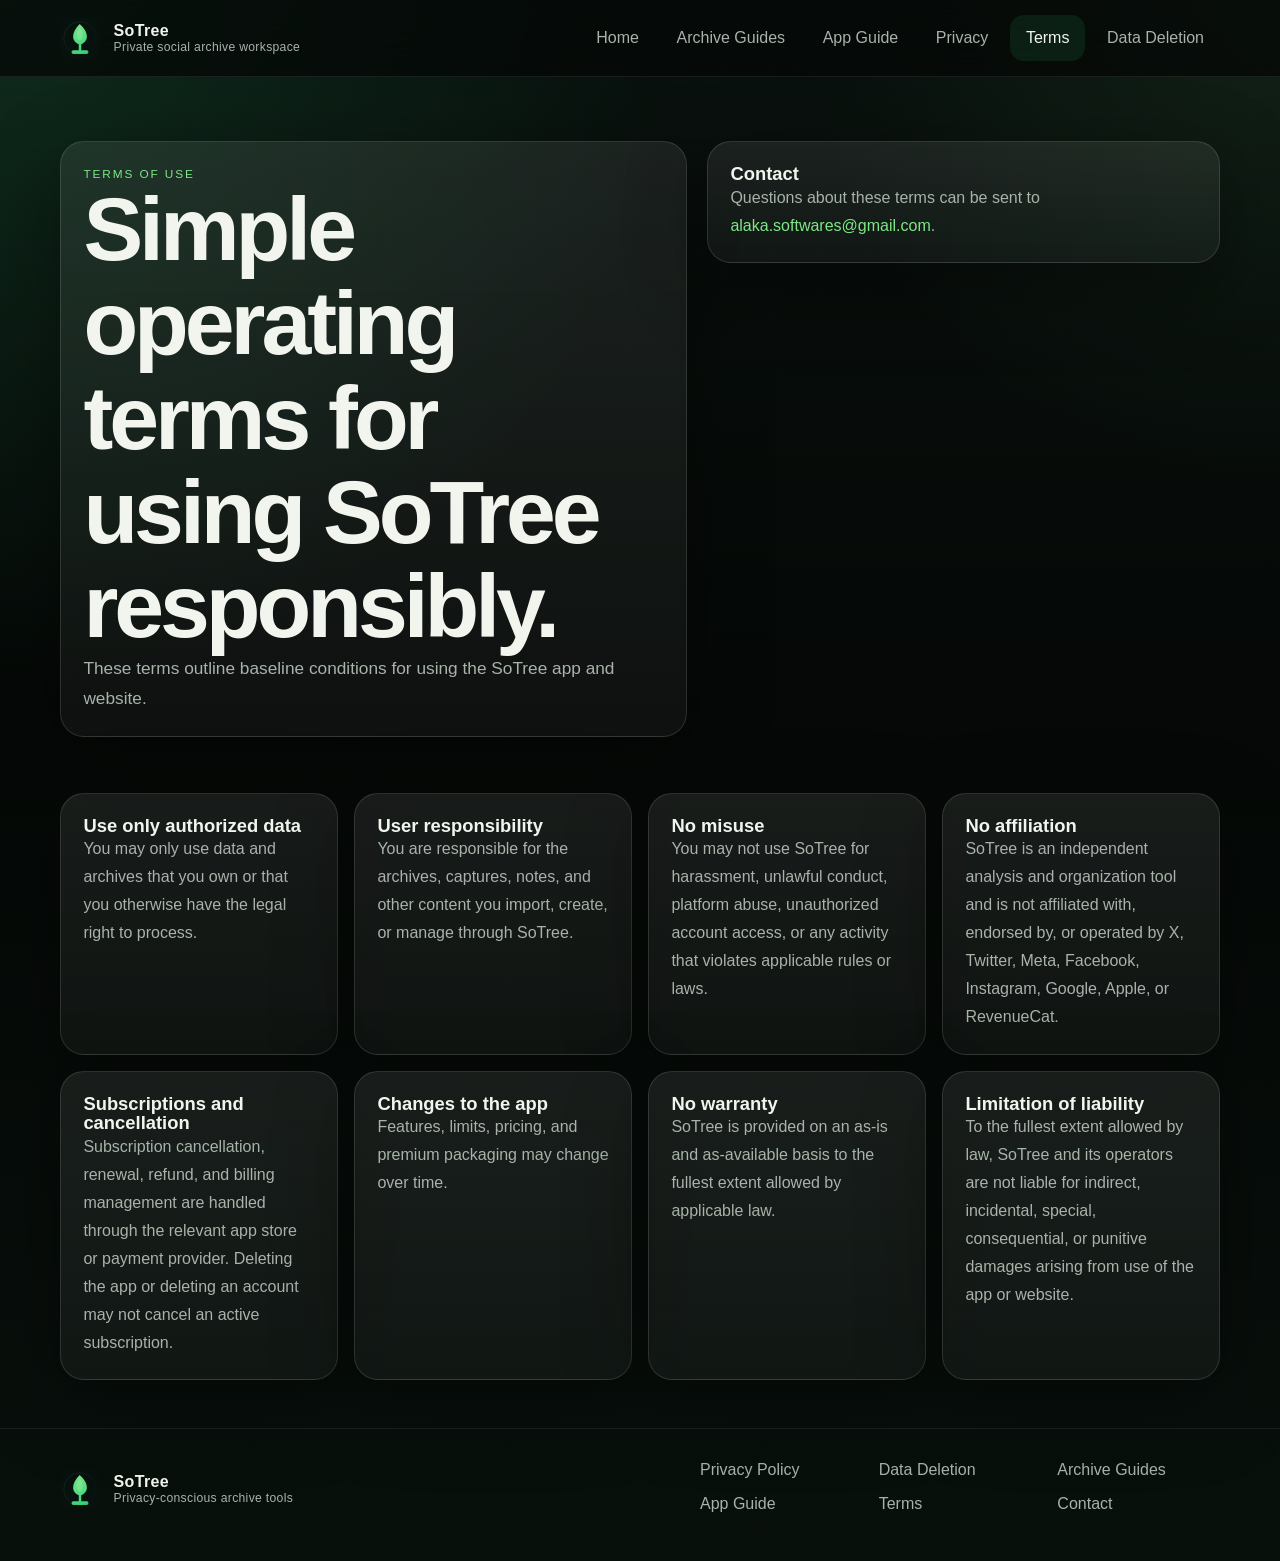
<file: terms.html>
<!DOCTYPE html>
<html lang="en">
<head>
  <meta charset="UTF-8">
  <meta name="viewport" content="width=device-width, initial-scale=1.0">
  <title>SoTree Terms of Use</title>
  <meta name="description" content="Terms of Use for SoTree, including user responsibility, platform independence, subscriptions, app changes, and liability limits.">
  <meta property="og:title" content="SoTree Terms of Use">
  <meta property="og:description" content="Review the operating terms for SoTree, including subscription handling, independence statements, and user responsibilities.">
  <link rel="icon" type="image/svg+xml" href="assets/img/favicon.svg">
  <link rel="stylesheet" href="assets/css/styles.css">
</head>
<body>
  <header class="site-header">
    <div class="container nav-shell">
      <a class="brand" href="index.html"><img src="assets/img/logo.svg" alt="SoTree logo"><span class="brand-mark"><span>SoTree</span><span class="brand-tag">Private social archive workspace</span></span></a>
      <button class="nav-toggle" type="button" aria-label="Toggle navigation" aria-expanded="false" data-nav-toggle><svg viewBox="0 0 24 24" fill="none" aria-hidden="true"><path d="M4 7h16M4 12h16M4 17h16" stroke="currentColor" stroke-linecap="round" stroke-width="1.8"/></svg></button>
      <nav class="nav-links" aria-label="Primary navigation" data-nav-menu>
        <a href="index.html">Home</a><a href="archive-guides.html">Archive Guides</a><a href="app-guide.html">App Guide</a><a href="privacy.html">Privacy</a><a href="terms.html">Terms</a><a href="data-deletion.html">Data Deletion</a>
      </nav>
    </div>
  </header>
  <main>
    <section class="page-hero">
      <div class="container policy-layout">
        <div class="policy-card">
          <span class="kicker">Terms of Use</span>
          <h1>Simple operating terms for using SoTree responsibly.</h1>
          <p class="lead">These terms outline baseline conditions for using the SoTree app and website.</p>
        </div>
        <div class="policy-card">
          <h3>Contact</h3>
          <p>Questions about these terms can be sent to <a href="mailto:alaka.softwares@gmail.com">alaka.softwares@gmail.com</a>.</p>
        </div>
      </div>
    </section>
    <section>
      <div class="container card-grid">
        <article class="policy-card"><h3>Use only authorized data</h3><p>You may only use data and archives that you own or that you otherwise have the legal right to process.</p></article>
        <article class="policy-card"><h3>User responsibility</h3><p>You are responsible for the archives, captures, notes, and other content you import, create, or manage through SoTree.</p></article>
        <article class="policy-card"><h3>No misuse</h3><p>You may not use SoTree for harassment, unlawful conduct, platform abuse, unauthorized account access, or any activity that violates applicable rules or laws.</p></article>
        <article class="policy-card"><h3>No affiliation</h3><p>SoTree is an independent analysis and organization tool and is not affiliated with, endorsed by, or operated by X, Twitter, Meta, Facebook, Instagram, Google, Apple, or RevenueCat.</p></article>
        <article class="policy-card"><h3>Subscriptions and cancellation</h3><p>Subscription cancellation, renewal, refund, and billing management are handled through the relevant app store or payment provider. Deleting the app or deleting an account may not cancel an active subscription.</p></article>
        <article class="policy-card"><h3>Changes to the app</h3><p>Features, limits, pricing, and premium packaging may change over time.</p></article>
        <article class="policy-card"><h3>No warranty</h3><p>SoTree is provided on an as-is and as-available basis to the fullest extent allowed by applicable law.</p></article>
        <article class="policy-card"><h3>Limitation of liability</h3><p>To the fullest extent allowed by law, SoTree and its operators are not liable for indirect, incidental, special, consequential, or punitive damages arising from use of the app or website.</p></article>
      </div>
    </section>
  </main>
  <footer class="site-footer">
    <div class="container footer-grid">
      <div><a class="brand" href="index.html"><img src="assets/img/logo.svg" alt="SoTree logo"><span class="brand-mark"><span>SoTree</span><span class="brand-tag">Privacy-conscious archive tools</span></span></a></div>
      <div class="footer-links"><a href="privacy.html">Privacy Policy</a><a href="data-deletion.html">Data Deletion</a><a href="archive-guides.html">Archive Guides</a><a href="app-guide.html">App Guide</a><a href="terms.html">Terms</a><a href="mailto:alaka.softwares@gmail.com">Contact</a></div>
    </div>
  </footer>
  <script src="assets/js/main.js"></script>
</body>
</html>
</file>
<file: assets/css/styles.css>
:root {
  --bg: #050806;
  --bg-soft: #07110d;
  --panel: rgba(255, 255, 255, 0.06);
  --panel-strong: rgba(255, 255, 255, 0.09);
  --border: rgba(255, 255, 255, 0.12);
  --text: #f2f5ee;
  --muted: #a8b3aa;
  --primary: #33d17a;
  --accent: #7ee787;
  --shadow: 0 24px 80px rgba(0, 0, 0, 0.38);
  --radius: 24px;
  --radius-sm: 16px;
  --content: 1160px;
}

* {
  box-sizing: border-box;
}

html {
  scroll-behavior: smooth;
}

body {
  margin: 0;
  font-family: -apple-system, BlinkMacSystemFont, "Segoe UI", sans-serif;
  background:
    radial-gradient(circle at top left, rgba(51, 209, 122, 0.14), transparent 34%),
    radial-gradient(circle at top right, rgba(126, 231, 135, 0.08), transparent 24%),
    linear-gradient(180deg, #09110e 0%, #050806 45%, #08100c 100%);
  color: var(--text);
  min-height: 100vh;
}

body::before {
  content: "";
  position: fixed;
  inset: 0;
  background-image:
    linear-gradient(rgba(255, 255, 255, 0.02) 1px, transparent 1px),
    linear-gradient(90deg, rgba(255, 255, 255, 0.02) 1px, transparent 1px);
  background-size: 48px 48px;
  mask-image: linear-gradient(180deg, rgba(0, 0, 0, 0.5), transparent);
  pointer-events: none;
}

a {
  color: var(--accent);
  text-decoration: none;
}

a:hover {
  color: var(--text);
}

img {
  max-width: 100%;
  display: block;
}

.container {
  width: min(calc(100% - 2rem), var(--content));
  margin: 0 auto;
}

.site-header {
  position: sticky;
  top: 0;
  z-index: 20;
  backdrop-filter: blur(18px);
  background: rgba(5, 8, 6, 0.74);
  border-bottom: 1px solid rgba(255, 255, 255, 0.08);
}

.nav-shell {
  display: flex;
  align-items: center;
  justify-content: space-between;
  gap: 1rem;
  min-height: 76px;
}

.brand {
  display: inline-flex;
  align-items: center;
  gap: 0.85rem;
  color: var(--text);
  font-weight: 700;
  letter-spacing: 0.02em;
}

.brand img {
  width: 40px;
  height: 40px;
}

.brand-mark {
  display: flex;
  flex-direction: column;
}

.brand-tag {
  color: var(--muted);
  font-size: 0.76rem;
  font-weight: 500;
}

.nav-toggle {
  border: 1px solid var(--border);
  background: var(--panel);
  color: var(--text);
  border-radius: 12px;
  padding: 0.65rem;
  display: inline-flex;
  align-items: center;
  justify-content: center;
}

.nav-toggle svg {
  width: 22px;
  height: 22px;
}

.nav-links {
  position: absolute;
  left: 1rem;
  right: 1rem;
  top: calc(100% + 0.75rem);
  display: none;
  flex-direction: column;
  gap: 0.35rem;
  padding: 1rem;
  background: rgba(7, 17, 13, 0.94);
  border: 1px solid var(--border);
  border-radius: 20px;
  box-shadow: var(--shadow);
}

.nav-links.is-open {
  display: flex;
}

.nav-links a {
  color: var(--muted);
  padding: 0.85rem 1rem;
  border-radius: 14px;
}

.nav-links a[aria-current="page"],
.nav-links a:hover {
  background: rgba(51, 209, 122, 0.1);
  color: var(--text);
}

main {
  position: relative;
  z-index: 1;
}

.hero {
  padding: 5rem 0 3rem;
}

.hero-grid,
.split-grid {
  display: grid;
  gap: 1.5rem;
}

.eyebrow {
  display: inline-flex;
  align-items: center;
  gap: 0.5rem;
  padding: 0.5rem 0.9rem;
  border-radius: 999px;
  background: rgba(51, 209, 122, 0.1);
  border: 1px solid rgba(126, 231, 135, 0.18);
  color: var(--accent);
  font-size: 0.9rem;
}

h1,
h2,
h3 {
  margin: 0;
  line-height: 1.05;
}

h1 {
  font-size: clamp(2.8rem, 9vw, 5.6rem);
  letter-spacing: -0.045em;
}

h2 {
  font-size: clamp(2rem, 5vw, 3.2rem);
  letter-spacing: -0.04em;
}

h3 {
  font-size: 1.15rem;
}

p {
  margin: 0;
  color: var(--muted);
  line-height: 1.75;
}

.lead {
  font-size: 1.08rem;
  max-width: 60ch;
}

.hero-copy,
.panel,
.feature-card,
.faq-item,
.platform-card,
.step-card,
.policy-card {
  background: linear-gradient(180deg, rgba(255, 255, 255, 0.08), rgba(255, 255, 255, 0.04));
  border: 1px solid var(--border);
  border-radius: var(--radius);
  box-shadow: var(--shadow);
}

.hero-copy {
  padding: 2rem;
}

.hero-actions {
  display: flex;
  flex-wrap: wrap;
  gap: 0.85rem;
  margin-top: 1.5rem;
}

.button,
button.button-link {
  display: inline-flex;
  align-items: center;
  justify-content: center;
  gap: 0.5rem;
  min-height: 50px;
  padding: 0.9rem 1.3rem;
  border-radius: 999px;
  font-weight: 700;
  border: 1px solid transparent;
}

.button-primary {
  color: #03130a;
  background: linear-gradient(135deg, var(--primary), var(--accent));
}

.button-secondary {
  color: var(--text);
  background: var(--panel);
  border-color: var(--border);
}

.hero-visual,
.visual-panel {
  padding: 1.5rem;
}

.hero-stats,
.card-grid,
.faq-grid,
.platform-grid,
.footer-links,
.support-list {
  display: grid;
  gap: 1rem;
}

.stat-chip {
  padding: 1rem;
  border-radius: 18px;
  background: rgba(255, 255, 255, 0.04);
  border: 1px solid rgba(255, 255, 255, 0.08);
}

.stat-chip strong {
  display: block;
  color: var(--text);
  font-size: 1.2rem;
}

section {
  padding: 1.5rem 0 3rem;
}

.section-head {
  display: grid;
  gap: 0.85rem;
  margin-bottom: 1.5rem;
}

.card-grid,
.platform-grid,
.faq-grid {
  grid-template-columns: repeat(auto-fit, minmax(250px, 1fr));
}

.feature-card,
.platform-card,
.faq-item,
.step-card,
.policy-card {
  padding: 1.4rem;
}

.feature-card ul,
.faq-item ul,
.policy-card ul,
.support-list,
.step-card ol {
  margin: 1rem 0 0;
  padding-left: 1.1rem;
  color: var(--muted);
  line-height: 1.7;
}

.feature-card li,
.faq-item li,
.policy-card li,
.support-list li,
.step-card li {
  margin-bottom: 0.55rem;
}

.inline-note {
  margin-top: 1rem;
  padding: 0.95rem 1rem;
  border-radius: 16px;
  border: 1px solid rgba(126, 231, 135, 0.18);
  background: rgba(51, 209, 122, 0.08);
  color: var(--text);
}

.privacy-emphasis {
  margin-top: 1.25rem;
  padding: 1.1rem 1.15rem;
  border-radius: 18px;
  border: 1px solid rgba(126, 231, 135, 0.22);
  background:
    linear-gradient(135deg, rgba(126, 231, 135, 0.08), rgba(51, 209, 122, 0.03)),
    rgba(255, 255, 255, 0.03);
}

.privacy-emphasis strong {
  display: block;
  margin-bottom: 0.35rem;
  color: var(--text);
  font-size: 0.96rem;
  letter-spacing: 0.01em;
}

.privacy-emphasis p {
  color: #dce9de;
}

.cta-band {
  padding: 1.5rem;
  display: grid;
  gap: 1rem;
}

.policy-layout {
  display: grid;
  gap: 1.25rem;
}

.page-hero {
  padding: 4rem 0 2rem;
}

.kicker {
  color: var(--accent);
  text-transform: uppercase;
  letter-spacing: 0.16em;
  font-size: 0.74rem;
}

.site-footer {
  padding: 2rem 0 3rem;
  border-top: 1px solid rgba(255, 255, 255, 0.08);
}

.footer-grid {
  display: grid;
  gap: 1rem;
}

.footer-links {
  grid-template-columns: repeat(auto-fit, minmax(140px, 1fr));
}

.footer-links a {
  color: var(--muted);
}

.footer-note {
  font-size: 0.92rem;
}

.muted {
  color: var(--muted);
}

.sr-only {
  position: absolute;
  width: 1px;
  height: 1px;
  padding: 0;
  margin: -1px;
  overflow: hidden;
  clip: rect(0, 0, 0, 0);
  white-space: nowrap;
  border: 0;
}

@media (min-width: 760px) {
  .nav-toggle {
    display: none;
  }

  .nav-links {
    position: static;
    display: flex;
    flex-direction: row;
    align-items: center;
    justify-content: flex-end;
    background: transparent;
    border: 0;
    box-shadow: none;
    padding: 0;
    left: auto;
    right: auto;
    top: auto;
  }

  .hero-grid,
  .split-grid {
    grid-template-columns: 1.15fr 0.85fr;
    align-items: stretch;
  }

  .hero {
    padding-top: 6rem;
  }

  .hero-copy,
  .hero-visual {
    padding: 2.4rem;
  }

  .hero-stats {
    grid-template-columns: repeat(2, 1fr);
  }

  .footer-grid {
    grid-template-columns: 1.2fr 1fr;
    align-items: end;
  }

  .policy-layout {
    grid-template-columns: 1.1fr 0.9fr;
    align-items: start;
  }
}
</file>
